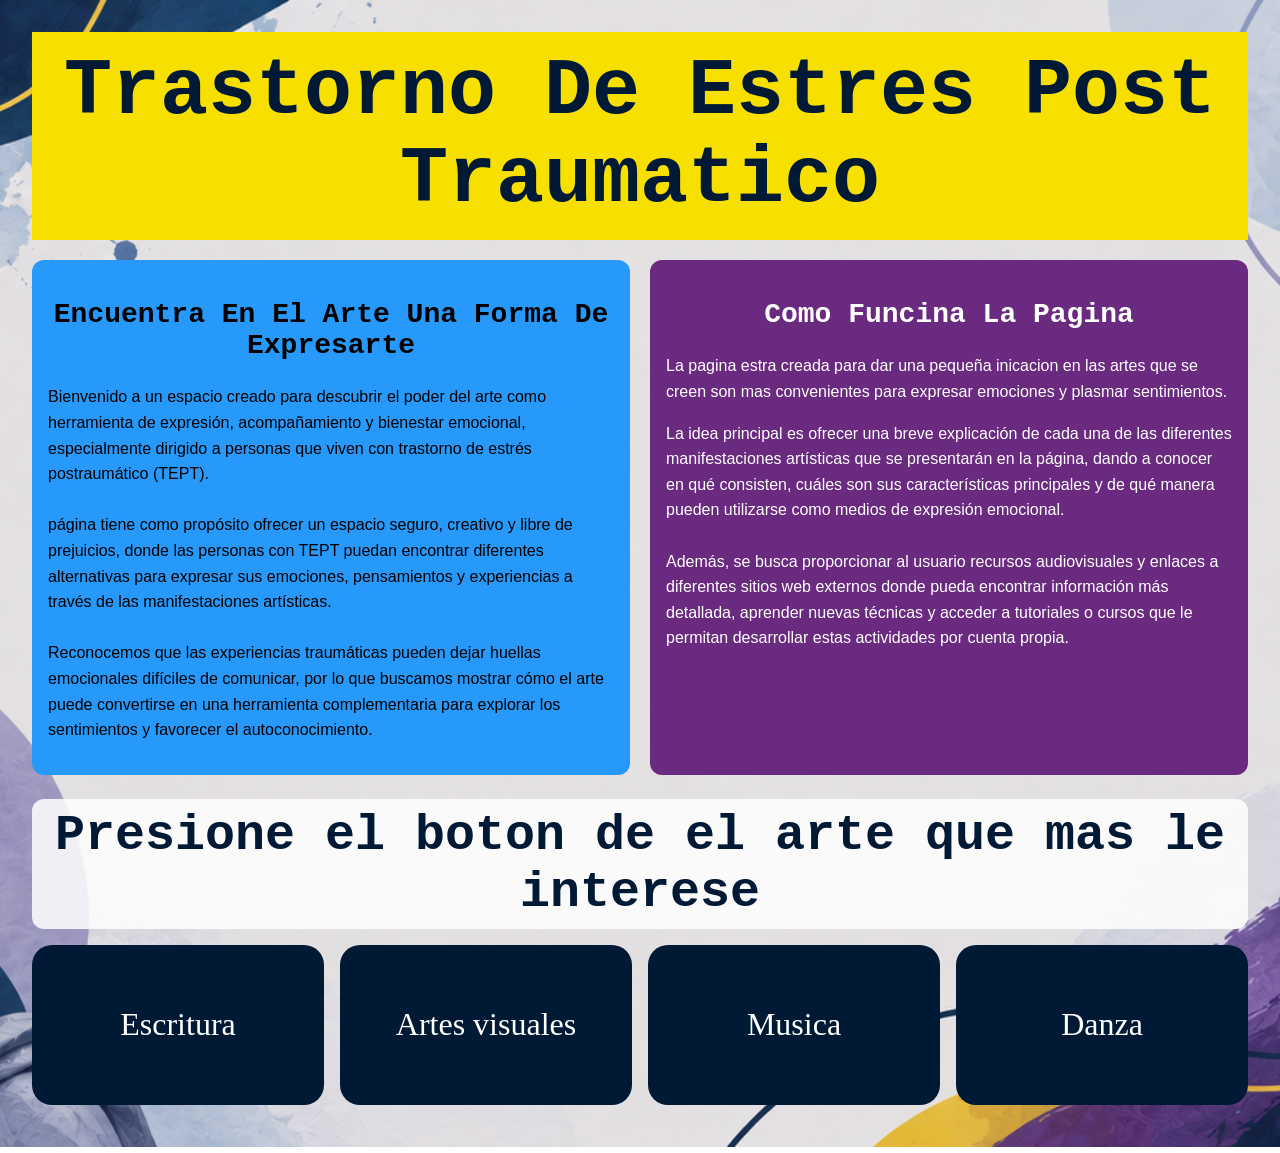
<file: index.html>
<!DOCTYPE html>
<html lang="es">
<head>
    <meta charset="UTF-8">
    <meta name="viewport" content="width=device-width, initial-scale=1.0">
    <link rel="stylesheet" href="principal.css">
    <title>Arte y expresión emocional</title>
</head>
<body>
    <h1 class="Titulo">Trastorno De Estres Post Traumatico</h1>
    <ul class="cajas">
        <li>
            <div class="caja1">
                <h2>Encuentra En El Arte Una Forma De Expresarte</h2>
                <p class="texto_c">Bienvenido a un espacio creado para descubrir el poder del arte como herramienta de expresión, acompañamiento y bienestar emocional, especialmente dirigido a personas que viven con trastorno de estrés postraumático (TEPT).<br>
                    <br>
                página tiene como propósito ofrecer un espacio seguro, creativo y libre de prejuicios, donde las personas con TEPT puedan encontrar diferentes alternativas para expresar sus emociones, pensamientos y experiencias a través de las manifestaciones artísticas.<br>
                <br>
                Reconocemos que las experiencias traumáticas pueden dejar huellas emocionales difíciles de comunicar, por lo que buscamos mostrar cómo el arte puede convertirse en una herramienta complementaria para explorar los sentimientos y favorecer el autoconocimiento.
                </p>
            </div>
         </li>
         <li>
            <div class="caja2">
                <h2>Como Funcina La Pagina</h2>
                <p class="texto_c">La pagina estra creada para dar una pequeña inicacion en las artes que se creen son mas convenientes para expresar emociones y plasmar sentimientos.</p>
                <p class="texto_c">La idea principal es ofrecer una breve explicación de cada una de las diferentes manifestaciones artísticas que se presentarán en la página, dando a conocer en qué consisten, cuáles son sus características principales y de qué manera pueden utilizarse como medios de expresión emocional.<br>
                    <br>
                    Además, se busca proporcionar al usuario recursos audiovisuales y enlaces a diferentes sitios web externos donde pueda encontrar información más detallada, aprender nuevas técnicas y acceder a tutoriales o cursos que le permitan desarrollar estas actividades por cuenta propia.</p>
            </div>
         </li>
    </ul>
     <h2 class="titulo_b">Presione el boton de el arte que mas le interese</h2>
     <ul class="artes">
        <li><a href="escritura.html"><div class="botones">Escritura</div></a></li>
        <li><a href="visuales.html"><div class="botones">Artes visuales</div></a></li>
        <li><a href="musica.html"><div class="botones">Musica</div></a></li>
        <li><a href="danza.html"><div class="botones">Danza</div></a></li>
     </ul>

</body>
</html>
</file>
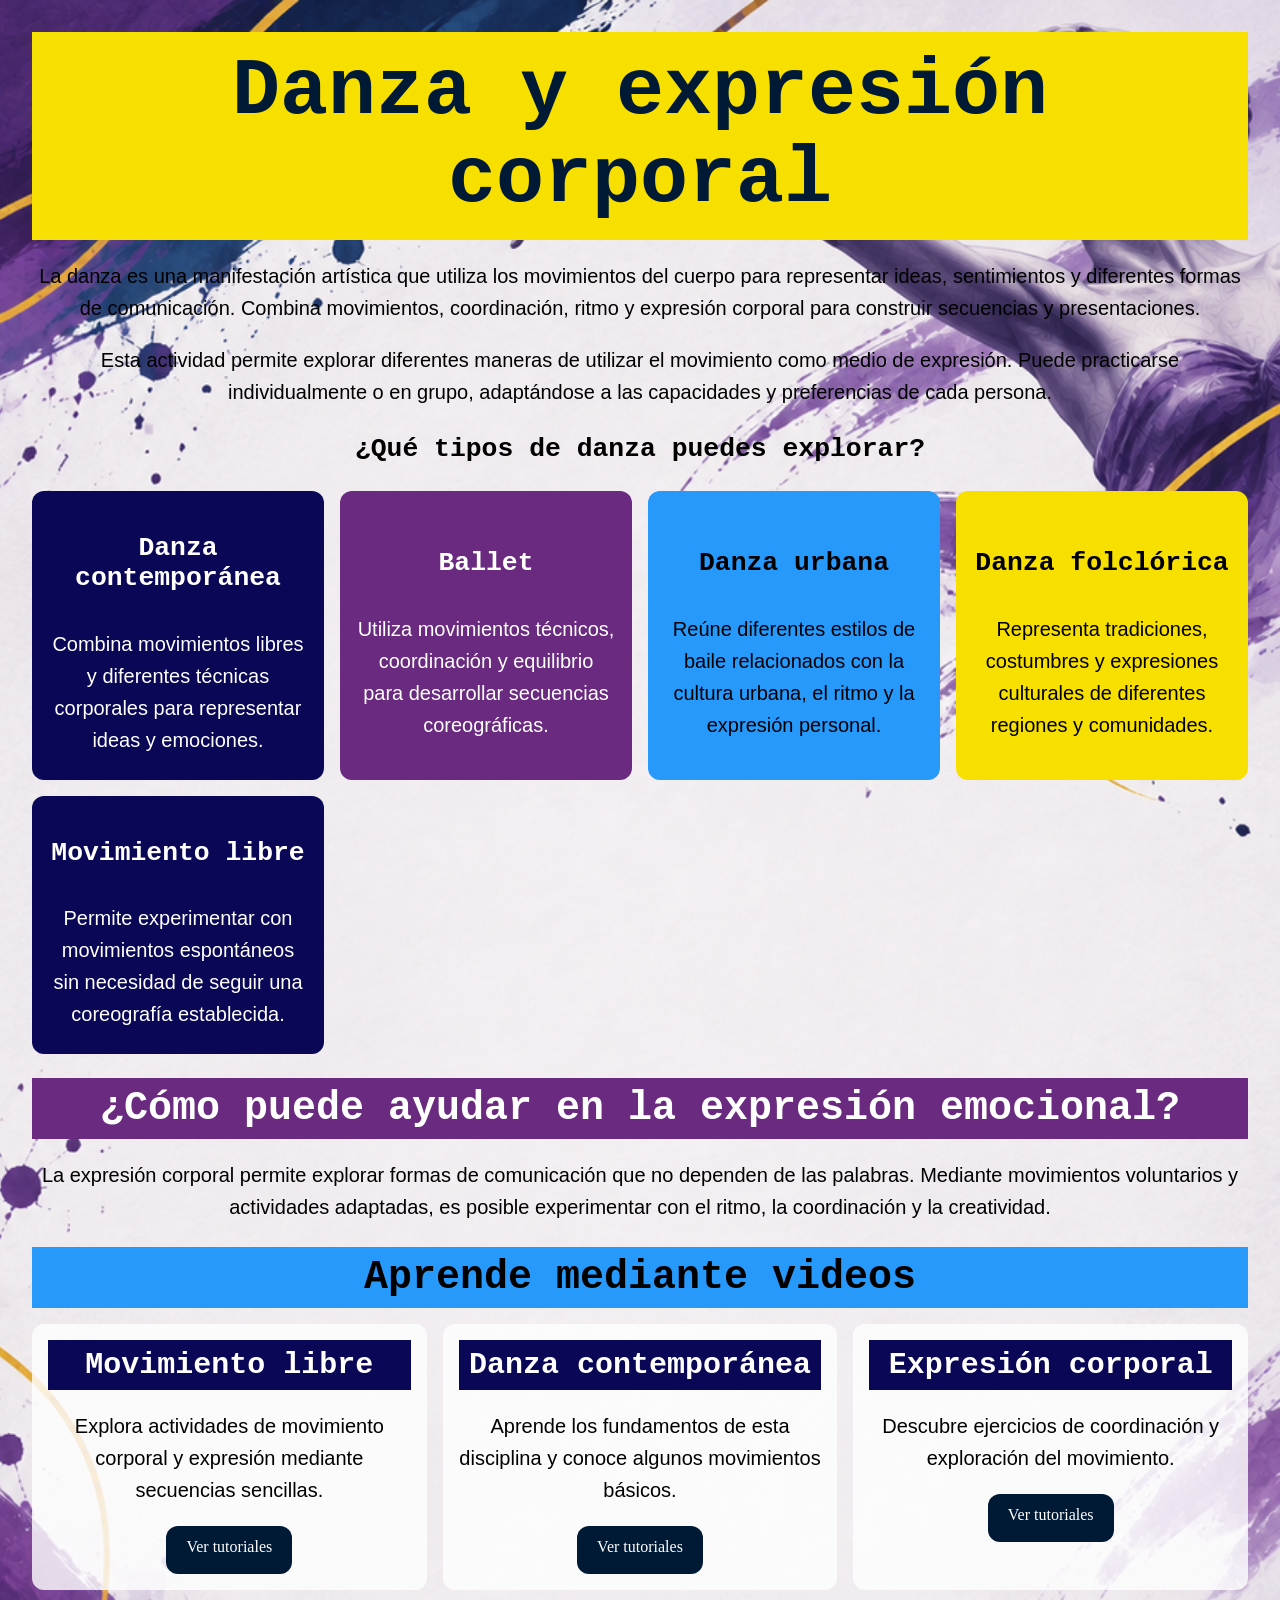
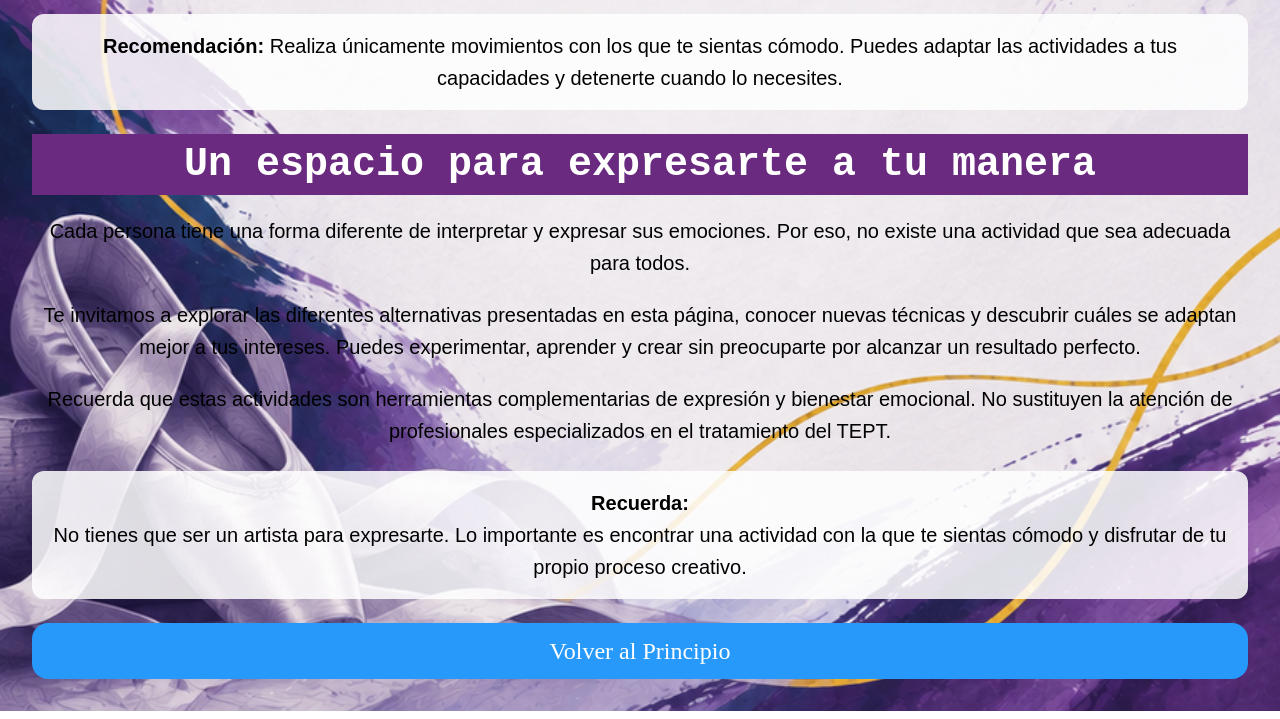
<file: danza.html>
<!DOCTYPE html>
<html lang="es">
<head>
    <meta charset="UTF-8">
    <meta name="viewport" content="width=device-width, initial-scale=1.0">
    <link rel="stylesheet" href="artes.css">
    <title>Danza y expresión corporal | Arte y expresión emocional</title>
    <style>
        body{
            background-image: url(fondoD.png);
            background-size: cover;
        
        }
    </style>
</head>
<body class="fondoD">
    <h1>Danza y expresión corporal</h1>
    <p>La danza es una manifestación artística que utiliza los movimientos del cuerpo para representar ideas, sentimientos y diferentes formas de comunicación. Combina movimientos, coordinación, ritmo y expresión corporal para construir secuencias y presentaciones.</p>
    <p>Esta actividad permite explorar diferentes maneras de utilizar el movimiento como medio de expresión. Puede practicarse individualmente o en grupo, adaptándose a las capacidades y preferencias de cada persona.</p>
    
    <h3>¿Qué tipos de danza puedes explorar?</h3>
    <ul class="tipos">
        <li>
            <div class="tipo1">
                <h3>Danza contemporánea</h3>
                <p>Combina movimientos libres y diferentes técnicas corporales para representar ideas y emociones.</p>
            </div>
        </li>
        <li>
            <div class="tipo2">
                <h3>Ballet</h3>
                <p>Utiliza movimientos técnicos, coordinación y equilibrio para desarrollar secuencias coreográficas.</p>
            </div>
        </li>
        <li>
            <div class="tipo3">
                <h3>Danza urbana</h3>
                <p>Reúne diferentes estilos de baile relacionados con la cultura urbana, el ritmo y la expresión personal.</p>
            </div>
        </li>
        <li>
            <div class="tipo4">
                <h3>Danza folclórica</h3>
                <p>Representa tradiciones, costumbres y expresiones culturales de diferentes regiones y comunidades.</p>
            </div>
        </li>
        <li>
            <div class="tipo1">
                <h3>Movimiento libre</h3>
                <p>Permite experimentar con movimientos espontáneos sin necesidad de seguir una coreografía establecida.</p>
            </div>
        </li>
    </ul>

    <h3 class="titulo1">¿Cómo puede ayudar en la expresión emocional?</h3>
    <p>La expresión corporal permite explorar formas de comunicación que no dependen de las palabras. Mediante movimientos voluntarios y actividades adaptadas, es posible experimentar con el ritmo, la coordinación y la creatividad.</p>

    <h3 class="titulo2">Aprende mediante videos</h3>
    <div class="videos">
        <div class="video">
            <h3 class="subtitulo">Movimiento libre</h3>
            <p>Explora actividades de movimiento corporal y expresión mediante secuencias sencillas.</p>
            <a href="https://www.youtube.com/results?search_query=ejercicios+de+movimiento+libre+principiantes" target="_blank"><div class="botones">Ver tutoriales</div></a>
        </div>

        <div class="video">
            <h3 class="subtitulo">Danza contemporánea</h3>
            <p>Aprende los fundamentos de esta disciplina y conoce algunos movimientos básicos.</p>
            <a href="https://www.youtube.com/results?search_query=danza+contemporanea+para+principiantes" target="_blank"><div class="botones">Ver tutoriales</div></a>
        </div>

        <div class="video">
            <h3 class="subtitulo">Expresión corporal</h3>
            <p>Descubre ejercicios de coordinación y exploración del movimiento.</p>
            <a href="https://www.youtube.com/results?search_query=ejercicios+de+expresion+corporal" target="_blank"><div class="botones">Ver tutoriales</div></a>
        </div>
    </div>

    <div class="recomendacion">
        <p><strong>Recomendación:</strong> Realiza únicamente movimientos con los que te sientas cómodo. Puedes adaptar las actividades a tus capacidades y detenerte cuando lo necesites.</p>
    </div>

    <section class="seccion">
        <h3 class="titulo1">Un espacio para expresarte a tu manera</h3>
        <p>Cada persona tiene una forma diferente de interpretar y expresar sus emociones. Por eso, no existe una actividad que sea adecuada para todos.</p>
        <p>Te invitamos a explorar las diferentes alternativas presentadas en esta página, conocer nuevas técnicas y descubrir cuáles se adaptan mejor a tus intereses. Puedes experimentar, aprender y crear sin preocuparte por alcanzar un resultado perfecto.</p>
        <p>Recuerda que estas actividades son herramientas complementarias de expresión y bienestar emocional. No sustituyen la atención de profesionales especializados en el tratamiento del TEPT.</p>

        <div class="recomendacion">
            <p><strong>Recuerda:</strong><br> No tienes que ser un artista para expresarte. Lo importante es encontrar una actividad con la que te sientas cómodo y disfrutar de tu propio proceso creativo.</p>
        </div>
    </section>
    <a href="index.html"><div class="boton_r">Volver al Principio</div></a>
</body>
</html>
</file>
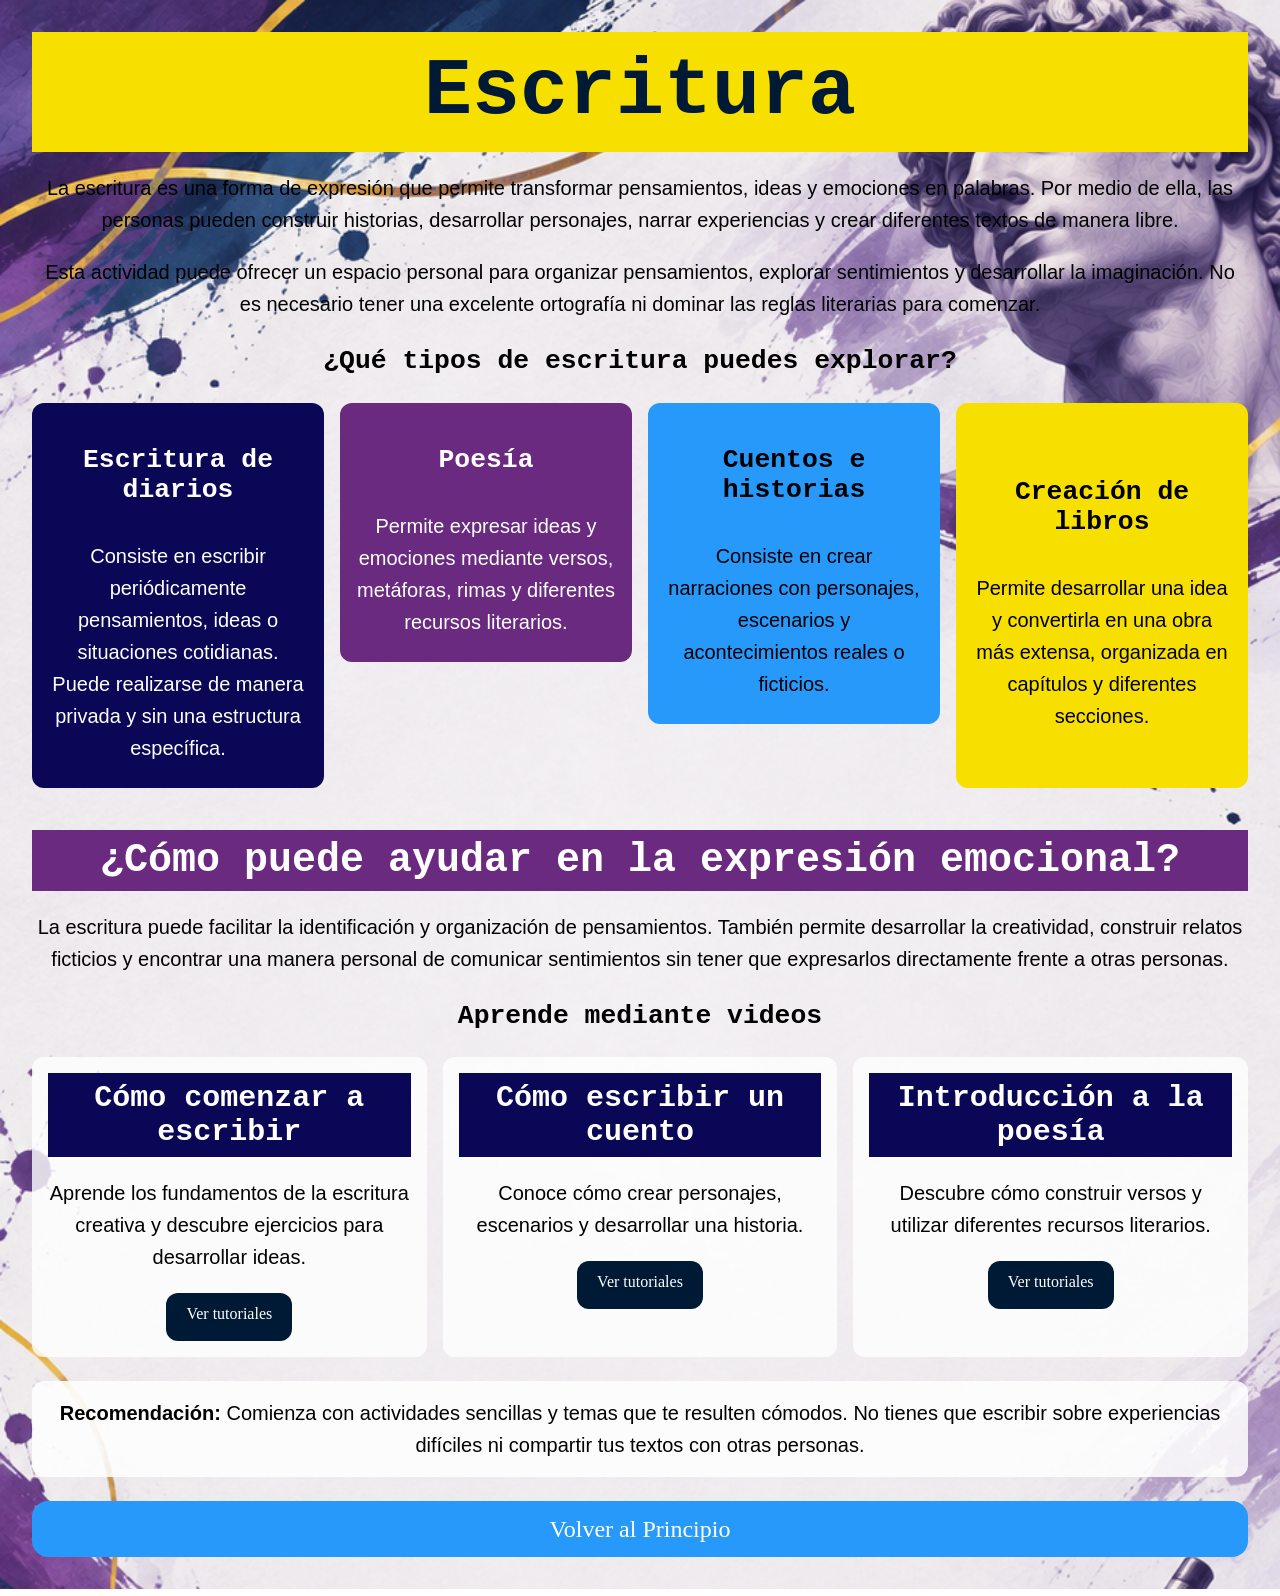
<file: escritura.html>
<!DOCTYPE html>
<html lang="es">
<head>
    <meta charset="UTF-8">
    <meta name="viewport" content="width=device-width, initial-scale=1.0">
    <link rel="stylesheet" href="artes.css">
    <title>Escritura | Arte y expresión emocional</title>
    <style>
        body{
            background-image: url(fondoE.png);
            background-size: cover;
        }
    </style>
</head>
<body class="fondoE">
    <h1>Escritura</h1>
    <p>La escritura es una forma de expresión que permite transformar pensamientos, ideas y emociones en palabras. Por medio de ella, las personas pueden construir historias, desarrollar personajes, narrar experiencias y crear diferentes textos de manera libre.</p>
    <p>Esta actividad puede ofrecer un espacio personal para organizar pensamientos, explorar sentimientos y desarrollar la imaginación. No es necesario tener una excelente ortografía ni dominar las reglas literarias para comenzar.</p>
    
    <h3>¿Qué tipos de escritura puedes explorar?</h3>
    <ul class="tipos">
        <li>
            <article>
                <div class="tipo1">
                    <h3>Escritura de diarios</h3>
                    <p>Consiste en escribir periódicamente pensamientos, ideas o situaciones cotidianas. Puede realizarse de manera privada y sin una estructura específica.</p>
                </div>
            </article>
        </li>
        <li>
            <article>
                <div class="tipo2">
                    <h3>Poesía</h3>
                    <p>Permite expresar ideas y emociones mediante versos, metáforas, rimas y diferentes recursos literarios.</p>
                </div>
            </article>
        </li>
        <li>
            <article>
                <div class="tipo3">
                    <h3>Cuentos e historias</h3>
                    <p>Consiste en crear narraciones con personajes, escenarios y acontecimientos reales o ficticios.</p>
                </div>
            </article>
        </li>
        <li>
            <div class="tipo4">
                <h3>Creación de libros</h3>
                <p>Permite desarrollar una idea y convertirla en una obra más extensa, organizada en capítulos y diferentes secciones.</p>
            </div>
        </li>
    </ul>
    <br>
    <h3 class="titulo1">¿Cómo puede ayudar en la expresión emocional?</h3>
    <p>La escritura puede facilitar la identificación y organización de pensamientos. También permite desarrollar la creatividad, construir relatos ficticios y encontrar una manera personal de comunicar sentimientos sin tener que expresarlos directamente frente a otras personas.</p>

    <h3>Aprende mediante videos</h3>
    <div class="videos">
        <div class="video">
            <h3 class="subtitulo">Cómo comenzar a escribir</h3>
            <p>Aprende los fundamentos de la escritura creativa y descubre ejercicios para desarrollar ideas.</p>
            <a href="https://www.youtube.com/results?search_query=como+empezar+a+escribir+escritura+creativa" target="_blank"><div class="botones">Ver tutoriales</div></a>
        </div>

        <div class="video">
            <h3 class="subtitulo">Cómo escribir un cuento</h3>
            <p>Conoce cómo crear personajes, escenarios y desarrollar una historia.</p>
            <a href="https://www.youtube.com/results?search_query=como+escribir+un+cuento+desde+cero" target="_blank"><div class="botones">Ver tutoriales</div></a>
        </div>

        <div class="video">
            <h3 class="subtitulo">Introducción a la poesía</h3>
            <p>Descubre cómo construir versos y utilizar diferentes recursos literarios.</p>
            <a href="https://www.youtube.com/results?search_query=como+escribir+poesia+desde+cero" target="_blank"><div class="botones">Ver tutoriales</div></a>
        </div>
    </div>

    <div class="recomendacion">
        <p><strong>Recomendación:</strong> Comienza con actividades sencillas y temas que te resulten cómodos. No tienes que escribir sobre experiencias difíciles ni compartir tus textos con otras personas.</p>
    </div>
    <a href="index.html"><div class="boton_r">Volver al Principio</div></a>
</body>
</html>
</file>
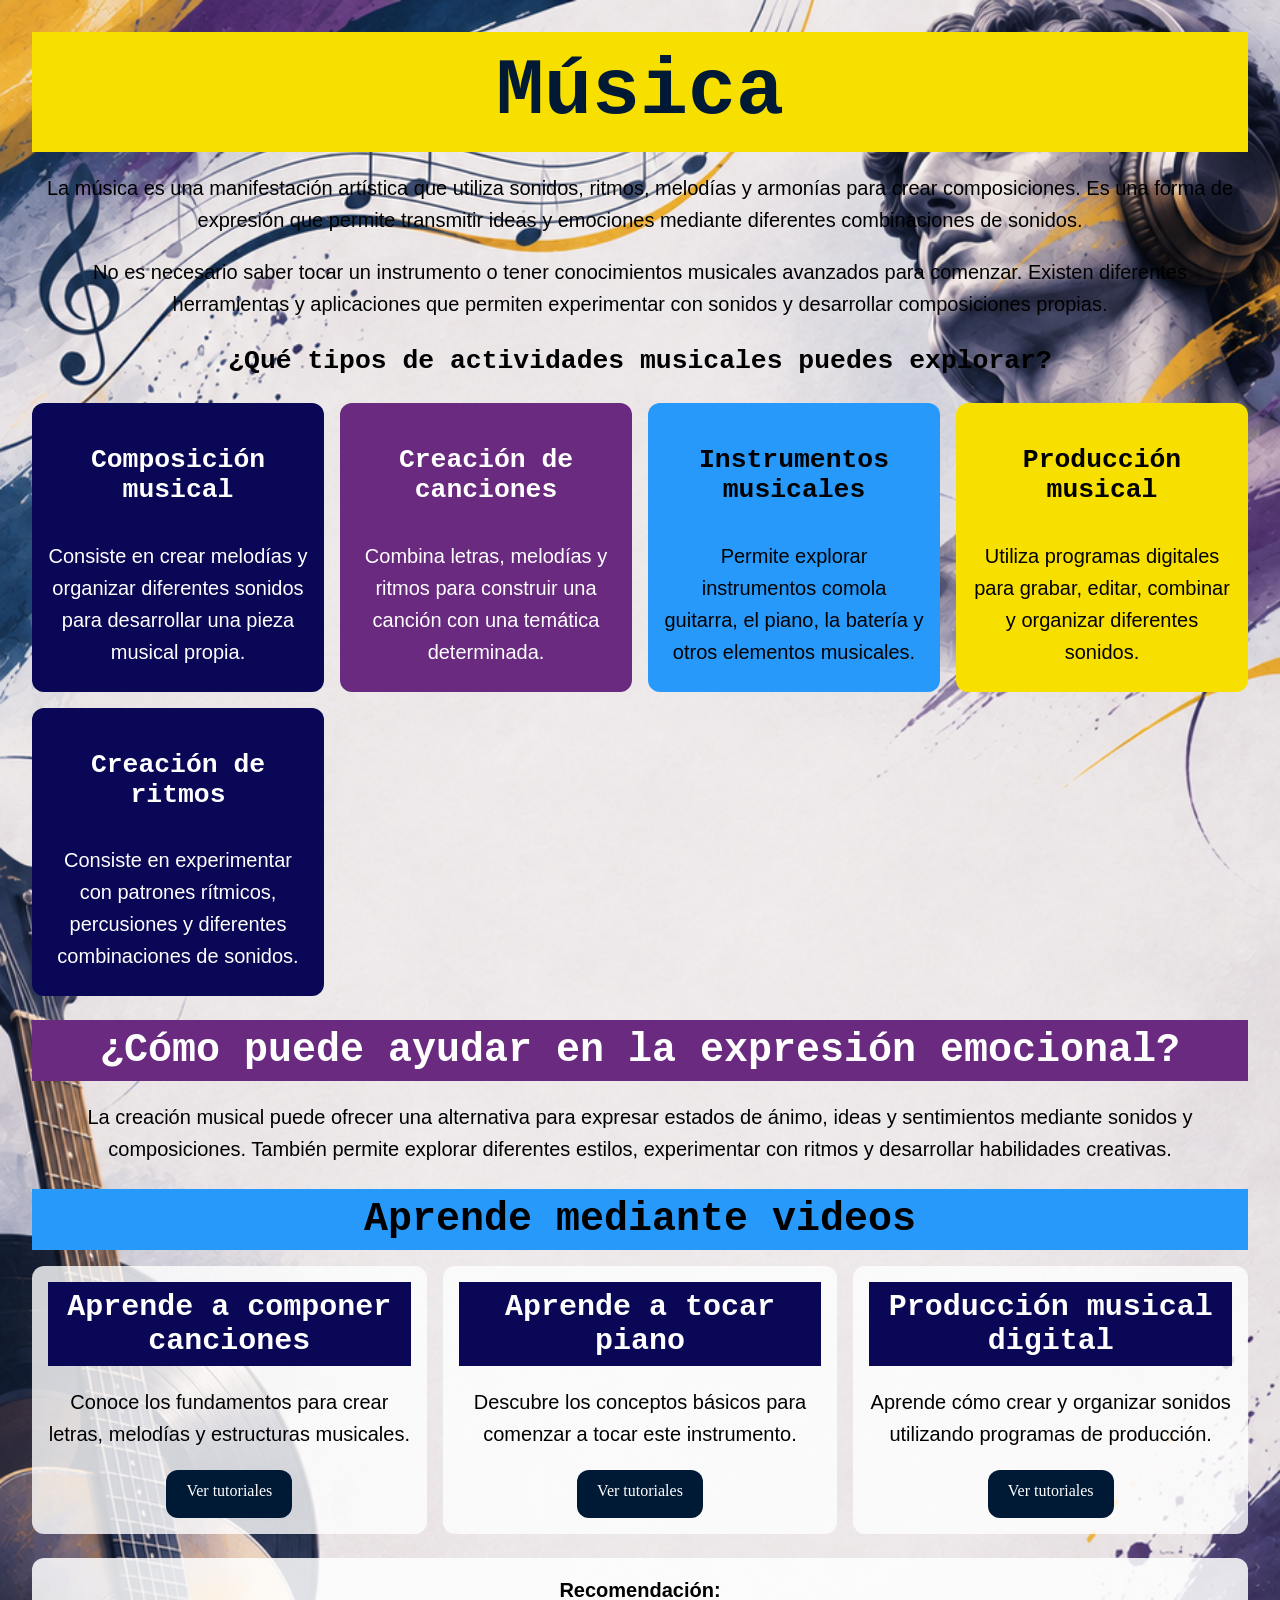
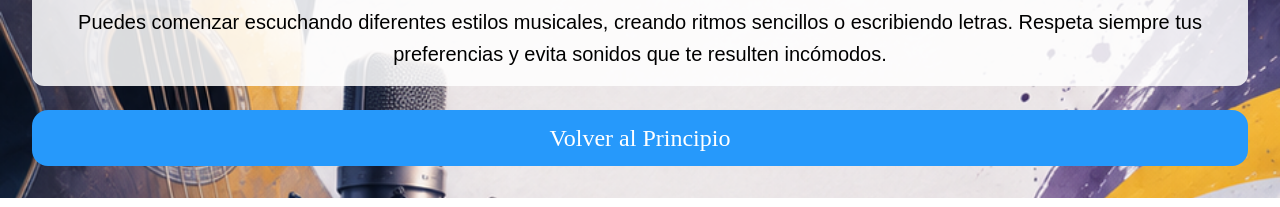
<file: musica.html>
<!DOCTYPE html>
<html lang="es">
<head>
    <meta charset="UTF-8">
    <meta name="viewport" content="width=device-width, initial-scale=1.0">
    <link rel="stylesheet" href="artes.css">
    <title>Música | Arte y expresión emocional</title>
    <style>
        body{
            background-image: url(fondoM.png);
            background-size: cover;
        }
    </style>
</head>
<body class="fondoM">
    <h1>Música</h1>
    <p>
        La música es una manifestación artística que utiliza
         sonidos, ritmos, melodías y armonías para crear
         composiciones. Es una forma de expresión que permite
         transmitir ideas y emociones mediante diferentes
         combinaciones de sonidos.
    </p>

    <p>No es necesario saber tocar un instrumento o tener conocimientos musicales avanzados para comenzar. Existen diferentes herramientas y aplicaciones que permiten experimentar con sonidos y desarrollar composiciones propias.</p>
    <h3>¿Qué tipos de actividades musicales puedes explorar?</h3>
    <ul class="tipos">
        <li>
            <div class="tipo1">
                <h3>Composición musical</h3>
                <p>Consiste en crear melodías y organizar diferentes sonidos para desarrollar una pieza musical propia.</p>
            </div>
        </li>
        <li>
            <div class="tipo2">
                <h3>Creación de canciones</h3>
                <p>Combina letras, melodías y ritmos para construir una canción con una temática determinada.</p>
            </div>
        </li>
        <li>
            <div class="tipo3">
                <h3>Instrumentos musicales</h3>
                <p> Permite explorar instrumentos comola guitarra, el piano, la batería y otros elementos musicales.</p>
            </div>
        </li>
        <li>
            <div class="tipo4">
                <h3>Producción musical</h3>
                <p>Utiliza programas digitales para grabar, editar, combinar y organizar diferentes sonidos.</p>
            </div>
        </li>
        <li>
            <div class="tipo1">
                <h3>Creación de ritmos</h3>
                <p>Consiste en experimentar con patrones rítmicos, percusiones y diferentes combinaciones de sonidos.</p>
            </div>
        </li>
    </ul>

    <h3 class="titulo1">¿Cómo puede ayudar en la expresión emocional?</h3>
    <p>La creación musical puede ofrecer una alternativa para expresar estados de ánimo, ideas y sentimientos mediante sonidos y composiciones. También permite explorar diferentes estilos, experimentar con ritmos y desarrollar habilidades creativas.</p>
    
    <h3 class="titulo2">Aprende mediante videos</h3>
    <div class="videos">
        <div class="video">
            <h3 class="subtitulo">Aprende a componer canciones</h3>
            <p>Conoce los fundamentos para crear letras, melodías y estructuras musicales.</p>
            <a href="https://www.youtube.com/results?search_query=como+componer+una+cancion+desde+cero" target="_blank"><div class="botones" >Ver tutoriales</div></a>
        </div>
        <div class="video">
            <h3 class="subtitulo">Aprende a tocar piano</h3>
            <p>Descubre los conceptos básicos para comenzar a tocar este instrumento.</p>
            <a href="https://www.youtube.com/results?search_query=curso+de+piano+para+principiantes"target="_blank"><div class="botones">Ver tutoriales</div></a>
        </div>

        <div class="video">
            <h3 class="subtitulo">Producción musical digital</h3>
            <p>Aprende cómo crear y organizar sonidos utilizando programas de producción.</p>
            <a href="https://www.youtube.com/results?search_query=produccion+musical+para+principiantes" target="_blank"><div class="botones">Ver tutoriales</div></a>
        </div>
    </div>

    <div class="recomendacion">
        <p><strong>Recomendación:</strong><br>
            Puedes comenzar escuchando diferentes estilos musicales, creando ritmos sencillos o escribiendo letras. Respeta siempre tus preferencias y evita sonidos que te resulten incómodos.
        </p>
    </div>
    <a href="index.html"><div class="boton_r">Volver al Principio</div></a>
</body>
</html>
</file>
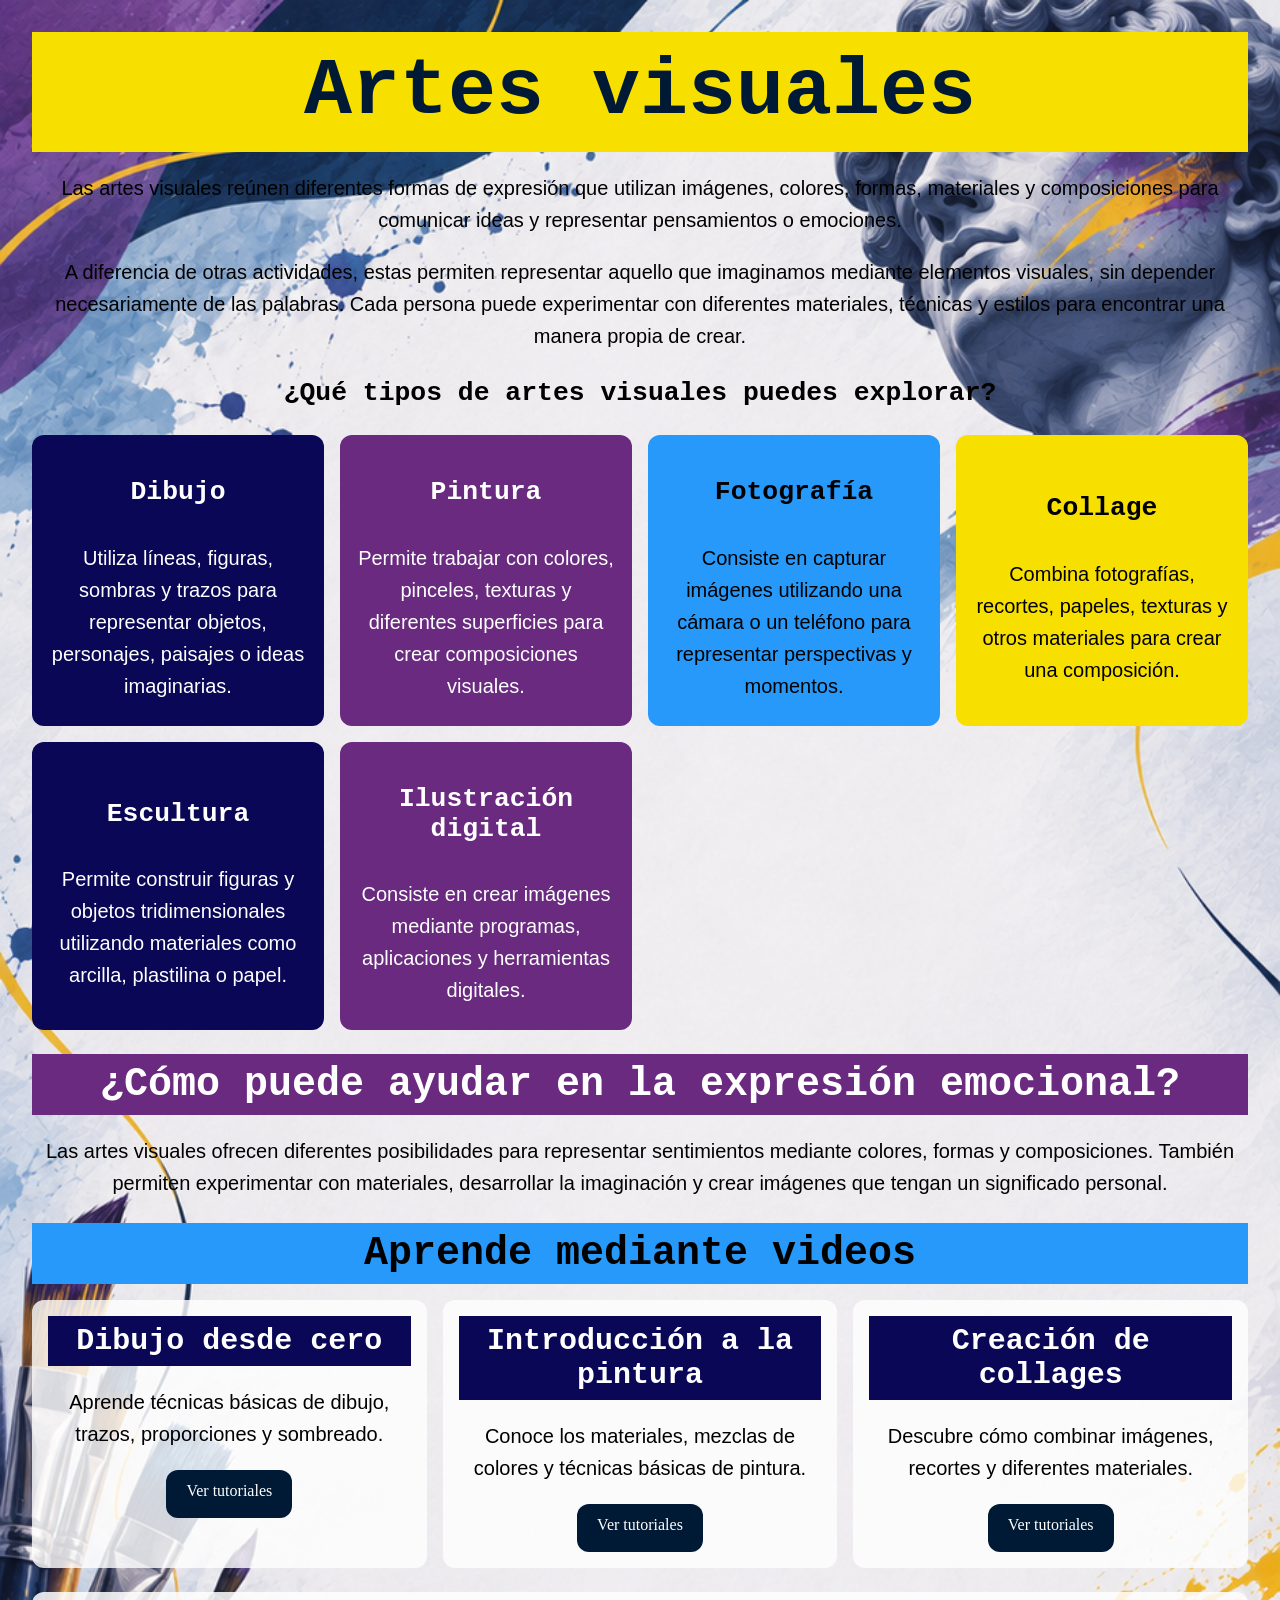
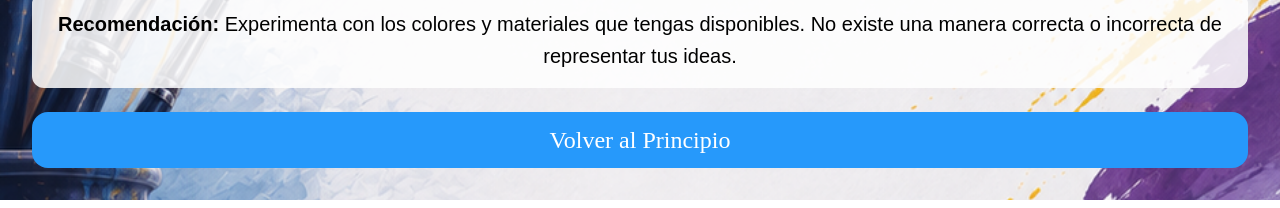
<file: visuales.html>
<!DOCTYPE html>
<html lang="es">
<head>
    <meta charset="UTF-8">
    <meta name="viewport" content="width=device-width, initial-scale=1.0">
    <link rel="stylesheet" href="artes.css">
    <title>Artes visuales | Arte y expresión emocional</title>
    <style>
        body{
            background-image: url(FondoV.png);
            background-size: cover;
        }
    </style>
</head>
<body class="fondoV">
    <h1>Artes visuales</h1>
    <p>Las artes visuales reúnen diferentes formas de expresión que utilizan imágenes, colores, formas, materiales y composiciones para comunicar ideas y representar pensamientos o emociones.</p>
    <p>A diferencia de otras actividades, estas permiten representar aquello que imaginamos mediante elementos visuales, sin depender necesariamente de las palabras. Cada persona puede experimentar con diferentes materiales, técnicas y estilos para encontrar una manera propia de crear.</p>
    
    <h3>¿Qué tipos de artes visuales puedes explorar?</h3>
    <ul class="tipos">
        <li>
            <div class="tipo1">
                <h3>Dibujo</h3>
                <p>Utiliza líneas, figuras, sombras y trazos para representar objetos, personajes, paisajes o ideas imaginarias.</p>
            </div>
        </li>
        <li>
            <div class="tipo2">
                <h3>Pintura</h3>
                <p>Permite trabajar con colores, pinceles, texturas y diferentes superficies para crear composiciones visuales.</p>
            </div>
        </li>
        <li>
            <div class="tipo3">
                <h3>Fotografía</h3>
                <p>Consiste en capturar imágenes utilizando una cámara o un teléfono para representar perspectivas y momentos.</p>
            </div>
        </li>
        <li>
            <div class="tipo4">
                <h3>Collage</h3>
                <p>Combina fotografías, recortes, papeles, texturas y otros materiales para crear una composición.</p>
            </div>
        </li>
        <li>
            <div class="tipo1">
                <h3>Escultura</h3>
                <p>Permite construir figuras y objetos tridimensionales utilizando materiales como arcilla, plastilina o papel.</p>
            </div>
        </li>
        <li>
            <div class="tipo2">
                <h3>Ilustración digital</h3>
                <p>Consiste en crear imágenes mediante programas, aplicaciones y herramientas digitales.</p>
            </div>
        </li>
    </ul>

    <h3 class="titulo1">¿Cómo puede ayudar en la expresión emocional?</h3>
    <p>Las artes visuales ofrecen diferentes posibilidades para representar sentimientos mediante colores, formas y composiciones. También permiten experimentar con materiales, desarrollar la imaginación y crear imágenes que tengan un significado personal.</p>

    <h3 class="titulo2">Aprende mediante videos</h3>
    <div class="videos">
        <div class="video">
            <h3 class="subtitulo">Dibujo desde cero</h3>
            <p>Aprende técnicas básicas de dibujo, trazos, proporciones y sombreado.</p>
            <a href="https://www.youtube.com/results?search_query=curso+de+dibujo+desde+cero" target="_blank"><div class="botones">Ver tutoriales</div></a>
        </div>

        <div class="video">
            <h3 class="subtitulo">Introducción a la pintura</h3>
            <p>Conoce los materiales, mezclas de colores y técnicas básicas de pintura.</p>
            <a href="https://www.youtube.com/results?search_query=curso+de+pintura+para+principiantes" target="_blank"><div class="botones">Ver tutoriales</div></a>
        </div>

        <div class="video">
            <h3 class="subtitulo">Creación de collages</h3>
            <p>Descubre cómo combinar imágenes, recortes y diferentes materiales.</p>
            <a href="https://www.youtube.com/results?search_query=como+hacer+collage+artistico" target="_blank"><div class="botones">Ver tutoriales</div></a>
        </div>
    </div>

    <div class="recomendacion">
        <p><strong>Recomendación:</strong> Experimenta con los colores y materiales que tengas disponibles. No existe una manera correcta o incorrecta de representar tus ideas.</p>
    </div>
    <a href="index.html"><div class="boton_r">Volver al Principio</div></a>
</body>
</html>
</file>
<file: principal.css>
* {
    box-sizing: border-box;
}

body {
    width: 100%;
    min-height: 100vh;
    margin: 0 auto;
    padding: clamp(12px, 3vw, 32px);
    background-image: url(fondo5.png);
    background-repeat: no-repeat;
    background-position: center top;
    background-size: cover;
}

h1 {
    color: #001A36;
    border: 4px solid #F7DF00;
    background-color: #F7DF00;
    margin: 0 0 20px;
    padding: 12px;
}

h2 {
    text-align: center;
    font-family: monospace;
    font-size: clamp(1.25rem, 3vw, 1.75rem);
}

.Titulo {
    font-family: monospace;
    font-size: clamp(2rem, 7vw, 5rem);
    line-height: 1.1;
    text-align: center;
    overflow-wrap: anywhere;
}

.texto_c {
    text-align: left;
    font-family: Arial, Helvetica, sans-serif;
    line-height: 1.6;
}

.caja1,
.caja2 {
    height: 100%;
    padding: 16px;
    border-radius: 12px;
}

.caja1 {
    background-color: #2699FB;
}

.caja2 {
    background-color: #692A7F;
    color: #FFFFFF;
}

.cajas {
    display: flex;
    list-style: none;
    padding: 0;
    margin: 10px 0;
    gap: 20px;
}

.cajas li {
    flex: 1;
    min-width: 0;
}

.lista li {
    font-family: Arial, Helvetica, sans-serif;
}

.artes {
    display: grid;
    grid-template-columns: repeat(4, minmax(0, 1fr));
    list-style: none;
    padding: 0;
    margin: 10px 0;
    gap: 16px;
}

.artes li {
    min-width: 0;
    text-align: center;
}

.botones {
    min-height: 160px;
    height: 100%;
    padding: 16px;
    border-radius: 20px;
    background-color: #001A36;
    display: flex;
    justify-content: center;
    align-items: center;
    text-align: center;
    color: white;
    font-size: clamp(1.25rem, 2.5vw, 2rem);
    overflow-wrap: anywhere;
    transition: background-color 160ms ease, transform 160ms ease;
}

.artes a:focus-visible .botones,
.artes a:hover .botones {
    background-color: #173F68;
    transform: translateY(-2px);
}

.titulo_b {
    font-size: clamp(1.5rem, 4vw, 3.125rem);
    margin: 24px 0 16px;
    padding: 8px 12px;
    border-radius: 12px;
    background-color: rgba(255, 255, 255, 0.85);
    color: #001A36;
}

a {
    text-decoration: none;
}

@media (max-width: 760px) {
    .artes {
        grid-template-columns: repeat(2, minmax(0, 1fr));
    }

    .cajas {
        flex-direction: column;
    }
}

@media (max-width: 420px) {
    .artes {
        grid-template-columns: 1fr;
    }

    .botones {
        min-height: 88px;
    }
}
</file>
<file: artes.css>
* {
    box-sizing: border-box;
}

body {
    width: 100%;
    min-height: 100vh;
    margin: 0 auto;
    padding: clamp(12px, 3vw, 32px);
    background-position: center top;
    background-repeat: no-repeat;
    background-size: cover;
}

h1 {
    color: #001A36;
    border: 4px solid #F7DF00;
    background-color: #F7DF00;
    margin: 0 0 20px;
    padding: 12px;
    font-family: monospace;
    font-size: clamp(2rem, 7vw, 5rem);
    line-height: 1.1;
    text-align: center;
    overflow-wrap: anywhere;
}

h3 {
    text-align: center;
    font-family: monospace;
    font-size: clamp(1.2rem, 3.5vw, 1.65rem);
}

p {
    text-align: center;
    font-family: Arial, Helvetica, sans-serif;
    font-size: clamp(1rem, 2.2vw, 1.25rem);
    line-height: 1.6;
}

a {
    text-decoration: none;
}

.tipos {
    display: grid;
    grid-template-columns: repeat(auto-fit, minmax(min(100%, 240px), 1fr));
    gap: 16px;
    list-style: none;
    padding: 0;
    margin: 0;
}

.tipos li {
    min-width: 0;
    min-height: 180px;
}

.tipo1 {
    background-color: #090756;
    color: #FFFFFF;
}

.tipo2 {
    background-color: #692A7F;
    color: #FFFFFF;
}

.tipo3 {
    background-color: #2699FB;
}

.tipo4 {
    background-color: #F7DF00;
}

.tipo1,
.tipo2,
.tipo3,
.tipo4 {
    width: 100%;
    min-height: 180px;
    height: 100%;
    display: flex;
    flex-direction: column;
    justify-content: center;
    padding: 16px;
    border-radius: 12px;
}

.tipo1 p,
.tipo2 p,
.tipo3 p,
.tipo4 p {
    margin: 8px 0;
}

.videos {
    display: grid;
    grid-template-columns: repeat(auto-fit, minmax(min(100%, 240px), 1fr));
    gap: 16px;
}

.video {
    min-width: 0;
    padding: 16px;
    border-radius: 12px;
    background-color: rgba(255, 255, 255, 0.8);
}

.video .botones {
    width: fit-content;
    max-width: 100%;
    min-height: 48px;
    margin: 16px auto 0;
    padding: 12px 20px;
    border-radius: 12px;
    background-color: #001A36;
    color: white;
    font-size: 1rem;
    text-align: center;
}

.titulo1,
.titulo2 {
    margin: 24px 0 16px;
    padding: 8px;
    font-size: clamp(1.5rem, 4vw, 2.5rem);
}

.titulo1 {
    background-color: #692A7F;
    color: #FFFFFF;
}

.titulo2 {
    background-color: #2699FB;
}

.subtitulo {
    margin: 0 0 12px;
    padding: 8px;
    background-color: #090756;
    color: #FFFFFF;
    font-size: clamp(1.25rem, 3vw, 1.875rem);
}

.recomendacion {
    margin: 24px 0;
    padding: 8px 16px;
    border-radius: 12px;
    background-color: rgba(255, 255, 255, 0.85);
}

.recomendacion p {
    margin: 8px 0;
}

.boton_r {
    min-height: 56px;
    margin-top: 20px;
    padding: 12px 20px;
    border-radius: 16px;
    background-color: #2699FB;
    display: flex;
    justify-content: center;
    align-items: center;
    text-align: center;
    color: white;
    font-size: clamp(1rem, 3vw, 1.5rem);
}

@media (max-width: 480px) {
    .tipos,
    .videos {
        grid-template-columns: 1fr;
    }

    .video {
        padding: 12px;
    }
}
</file>
